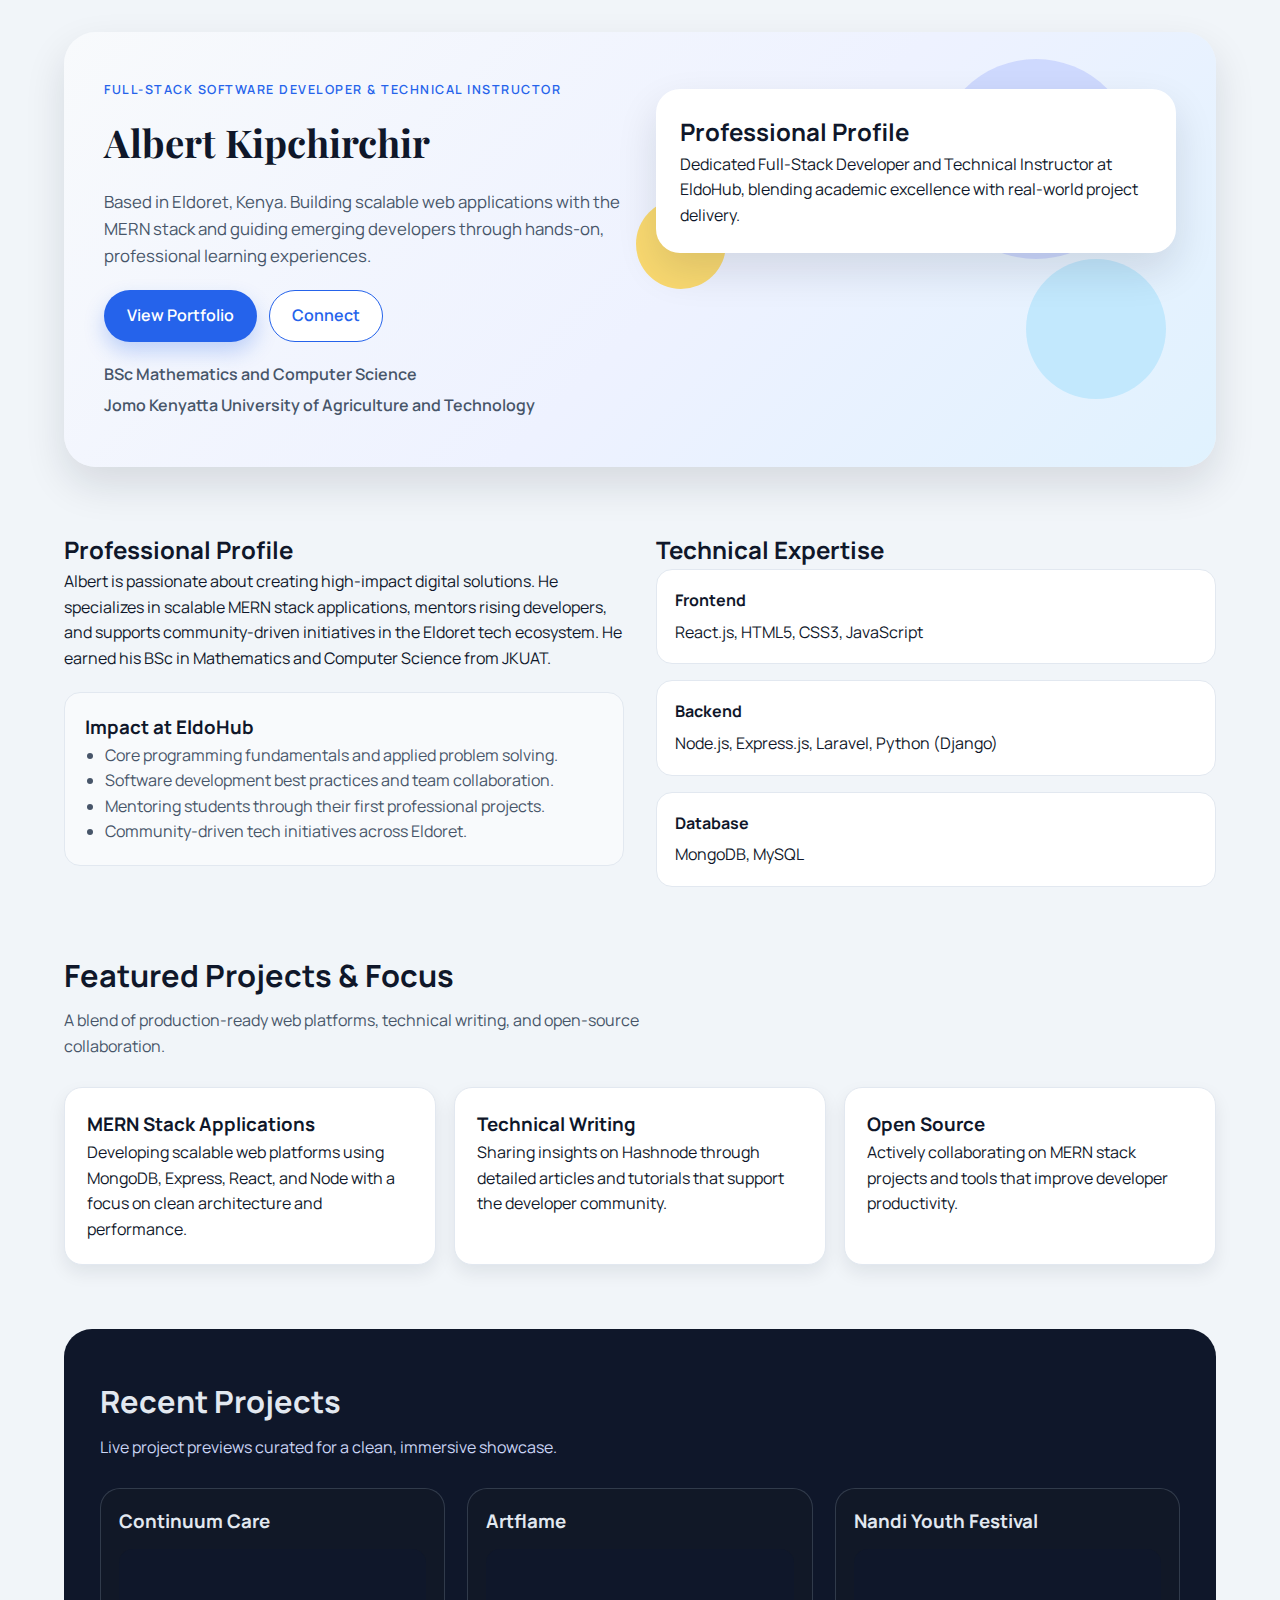
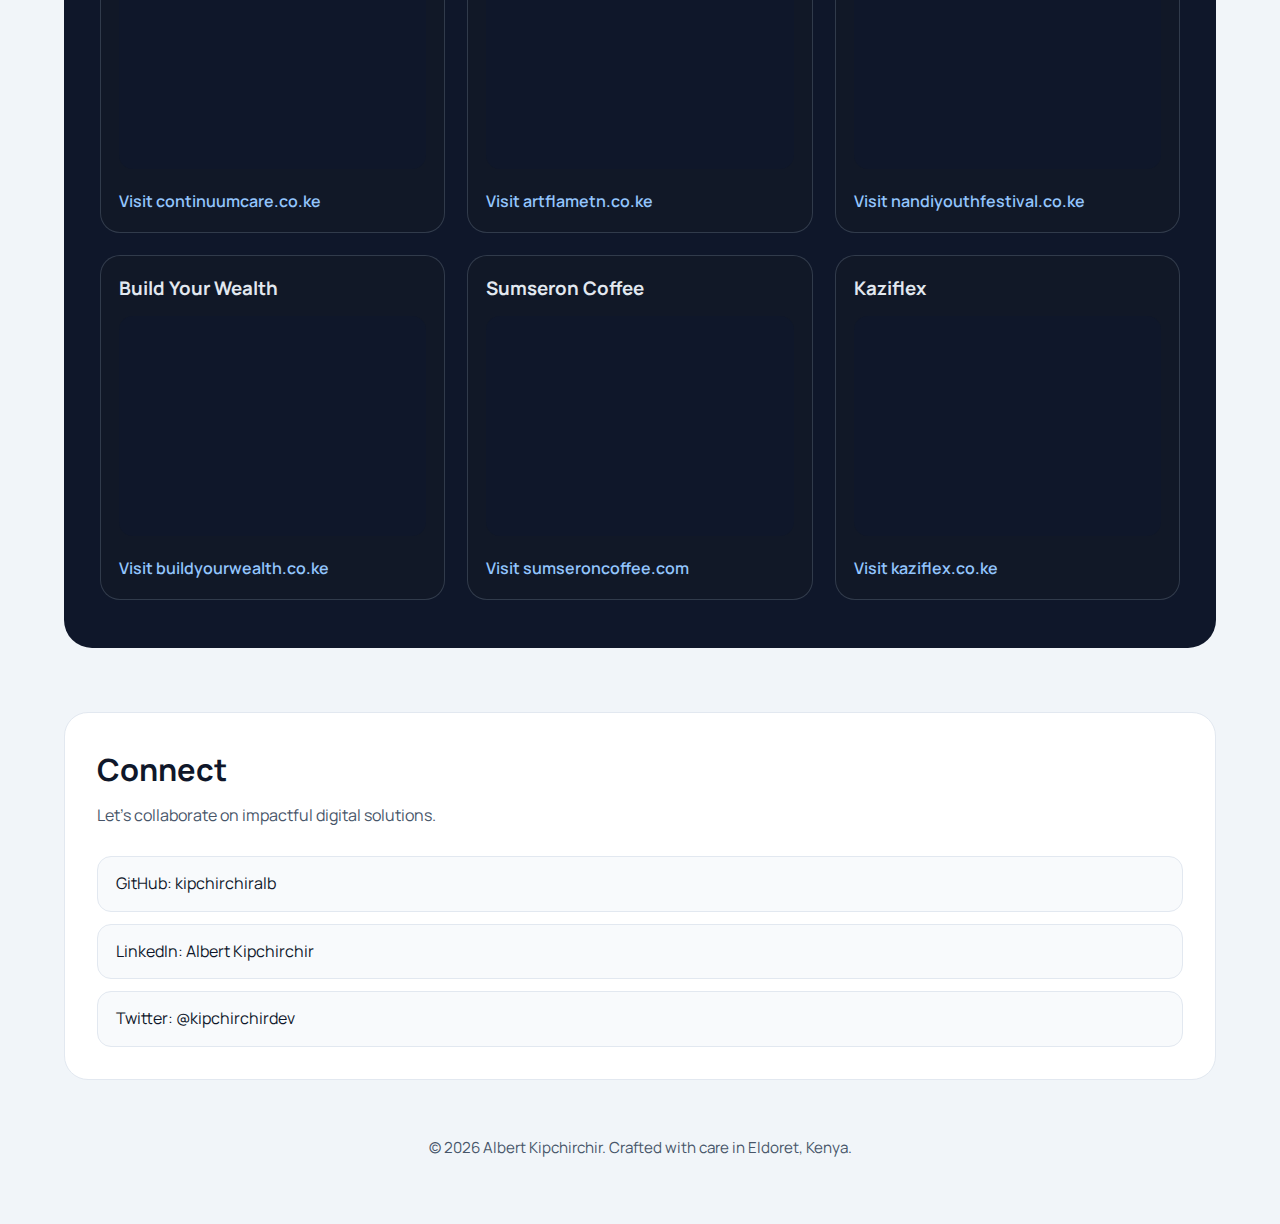
<file: index.html>
<!DOCTYPE html>
<html lang="en">
  <head>
    <meta charset="UTF-8" />
    <meta name="viewport" content="width=device-width, initial-scale=1.0" />
    <title>Albert Kipchirchir | Full-Stack Developer & Instructor</title>
    <meta
      name="description"
      content="Albert Kipchirchir is a Full-Stack Developer and Technical Instructor specializing in MERN stack applications, mentorship, and community-driven tech initiatives."
    />
    <link rel="preconnect" href="https://fonts.googleapis.com" />
    <link rel="preconnect" href="https://fonts.gstatic.com" crossorigin />
    <link
      href="https://fonts.googleapis.com/css2?family=Manrope:wght@300;400;600;700&family=Playfair+Display:wght@500;600&display=swap"
      rel="stylesheet"
    />
    <link rel="stylesheet" href="styles.css" />
  </head>
  <body>
    <div class="page">
      <header class="hero">
        <div class="hero__content">
          <p class="hero__tag">Full-Stack Software Developer & Technical Instructor</p>
          <h1>Albert Kipchirchir</h1>
          <p class="hero__subtitle">
            Based in Eldoret, Kenya. Building scalable web applications with the
            MERN stack and guiding emerging developers through hands-on,
            professional learning experiences.
          </p>
          <div class="hero__actions">
            <a class="btn btn--primary" href="#portfolio">View Portfolio</a>
            <a class="btn btn--ghost" href="#connect">Connect</a>
          </div>
          <div class="hero__meta">
            <span>BSc Mathematics and Computer Science</span>
            <span>Jomo Kenyatta University of Agriculture and Technology</span>
          </div>
        </div>
        <div class="hero__art">
          <div class="orb orb--one"></div>
          <div class="orb orb--two"></div>
          <div class="orb orb--three"></div>
          <div class="hero__card">
            <h2>Professional Profile</h2>
            <p>
              Dedicated Full-Stack Developer and Technical Instructor at EldoHub,
              blending academic excellence with real-world project delivery.
            </p>
          </div>
        </div>
      </header>

      <section class="section section--split" id="about">
        <div>
          <h2>Professional Profile</h2>
          <p>
            Albert is passionate about creating high-impact digital solutions.
            He specializes in scalable MERN stack applications, mentors rising
            developers, and supports community-driven initiatives in the Eldoret
            tech ecosystem. He earned his BSc in Mathematics and Computer
            Science from JKUAT.
          </p>
          <div class="highlight">
            <h3>Impact at EldoHub</h3>
            <ul>
              <li>Core programming fundamentals and applied problem solving.</li>
              <li>Software development best practices and team collaboration.</li>
              <li>Mentoring students through their first professional projects.</li>
              <li>Community-driven tech initiatives across Eldoret.</li>
            </ul>
          </div>
        </div>
        <div class="skills">
          <h2>Technical Expertise</h2>
          <div class="skills__grid">
            <div class="skill">
              <h4>Frontend</h4>
              <p>React.js, HTML5, CSS3, JavaScript</p>
            </div>
            <div class="skill">
              <h4>Backend</h4>
              <p>Node.js, Express.js, Laravel, Python (Django)</p>
            </div>
            <div class="skill">
              <h4>Database</h4>
              <p>MongoDB, MySQL</p>
            </div>
           
          </div>
        </div>
      </section>

      <section class="section" id="projects">
        <div class="section__title">
          <h2>Featured Projects & Focus</h2>
          <p>
            A blend of production-ready web platforms, technical writing, and
            open-source collaboration.
          </p>
        </div>
        <div class="cards">
          <article class="card">
            <h3>MERN Stack Applications</h3>
            <p>
              Developing scalable web platforms using MongoDB, Express, React,
              and Node with a focus on clean architecture and performance.
            </p>
          </article>
          <article class="card">
            <h3>Technical Writing</h3>
            <p>
              Sharing insights on Hashnode through detailed articles and
              tutorials that support the developer community.
            </p>
          </article>
          <article class="card">
            <h3>Open Source</h3>
            <p>
              Actively collaborating on MERN stack projects and tools that
              improve developer productivity.
            </p>
          </article>
        </div>
      </section>

      <section class="section section--portfolio" id="portfolio">
        <div class="section__title">
          <h2>Recent Projects </h2>
          <p>Live project previews curated for a clean, immersive showcase.</p>
        </div>
        <div class="iframe-grid">
          <div class="iframe-card">
            <h3>Continuum Care</h3>
            <iframe
              src="https://continuumcare.co.ke"
              title="Continuum Care website preview"
              loading="lazy"
            ></iframe>
            <a href="https://continuumcare.co.ke" target="_blank" rel="noreferrer">
              Visit continuumcare.co.ke
            </a>
          </div>
          <div class="iframe-card">
            <h3>Artflame</h3>
            <iframe
              src="https://artflametn.co.ke/"
              title="Artflame website preview"
              loading="lazy"
            ></iframe>
            <a href="https://artflametn.co.ke/" target="_blank" rel="noreferrer">
              Visit artflametn.co.ke
            </a>
          </div>
          <div class="iframe-card">
            <h3>Nandi Youth Festival</h3>
            <iframe
              src="https://nandiyouthfestival.co.ke"
              title="Nandi Youth Festival website preview"
              loading="lazy"
            ></iframe>
            <a
              href="https://nandiyouthfestival.co.ke"
              target="_blank"
              rel="noreferrer"
            >
              Visit nandiyouthfestival.co.ke
            </a>
          </div>
          <div class="iframe-card">
            <h3>Build Your Wealth</h3>
            <iframe
              src="https://buildyourwealth.co.ke"
              title="Build Your Wealth website preview"
              loading="lazy"
            ></iframe>
            <a href="https://buildyourwealth.co.ke" target="_blank" rel="noreferrer">
              Visit buildyourwealth.co.ke
            </a>
          </div>
          <div class="iframe-card">
            <h3>Sumseron Coffee</h3>
            <iframe
              src="https://sumseroncoffee.com"
              title="Sumseron Coffee website preview"
              loading="lazy"
            ></iframe>
            <a href="https://sumseroncoffee.com" target="_blank" rel="noreferrer">
              Visit sumseroncoffee.com
            </a>
          </div>
          <div class="iframe-card">
            <h3>Kaziflex</h3>
            <iframe
              src="https://kaziflex.co.ke"
              title="Kaziflex website preview"
              loading="lazy"
            ></iframe>
            <a href="https://kaziflex.co.ke" target="_blank" rel="noreferrer">
              Visit kaziflex.co.ke
            </a>
          </div>
        </div>
      </section>

      <section class="section section--connect" id="connect">
        <div class="section__title">
          <h2>Connect</h2>
          <p>Let’s collaborate on impactful digital solutions.</p>
        </div>
        <div class="connect">
          <a
            class="connect__link"
            href="https://github.com/kipchirchiralb"
            target="_blank"
            rel="noreferrer"
          >
            GitHub: kipchirchiralb
          </a>
          <a
            class="connect__link"
            href="https://www.linkedin.com/in/kipchirchiralb"
            target="_blank"
            rel="noreferrer"
          >
            LinkedIn: Albert Kipchirchir
          </a>
          <a
            class="connect__link"
            href="https://twitter.com/kipchirchirdev"
            target="_blank"
            rel="noreferrer"
          >
            Twitter: @kipchirchirdev
          </a>
        </div>
      </section>

      <footer class="footer">
        <p>© 2026 Albert Kipchirchir. Crafted with care in Eldoret, Kenya.</p>
      </footer>
    </div>
  </body>
</html>
</file>
<file: styles.css>
:root {
  color-scheme: light;
  --ink: #0f172a;
  --muted: #475569;
  --panel: #f8fafc;
  --panel-strong: #e2e8f0;
  --accent: #2563eb;
  --accent-soft: #dbeafe;
  --shadow: 0 18px 40px rgba(15, 23, 42, 0.12);
}

* {
  box-sizing: border-box;
  margin: 0;
  padding: 0;
}

body {
  font-family: "Manrope", "Segoe UI", sans-serif;
  color: var(--ink);
  background: #f1f5f9;
  line-height: 1.6;
}

a {
  color: inherit;
  text-decoration: none;
}

.page {
  max-width: 1200px;
  margin: 0 auto;
  padding: 32px 24px 64px;
}

.hero {
  display: grid;
  grid-template-columns: repeat(auto-fit, minmax(280px, 1fr));
  gap: 32px;
  align-items: center;
  background: linear-gradient(135deg, #f8fafc 0%, #eef2ff 55%, #e0f2fe 100%);
  border-radius: 32px;
  padding: 48px 40px;
  box-shadow: var(--shadow);
  overflow: hidden;
}

.hero__tag {
  font-weight: 600;
  color: var(--accent);
  text-transform: uppercase;
  letter-spacing: 1.5px;
  font-size: 0.78rem;
  margin-bottom: 12px;
}

.hero h1 {
  font-family: "Playfair Display", "Times New Roman", serif;
  font-size: clamp(2.3rem, 3vw, 3.6rem);
  margin-bottom: 16px;
}

.hero__subtitle {
  color: var(--muted);
  font-size: 1.05rem;
  margin-bottom: 20px;
}

.hero__actions {
  display: flex;
  gap: 12px;
  flex-wrap: wrap;
  margin-bottom: 20px;
}

.btn {
  display: inline-flex;
  align-items: center;
  justify-content: center;
  padding: 12px 22px;
  border-radius: 999px;
  border: 1px solid transparent;
  font-weight: 600;
  transition: transform 0.2s ease, box-shadow 0.2s ease;
}

.btn--primary {
  background: var(--accent);
  color: #fff;
  box-shadow: 0 10px 20px rgba(37, 99, 235, 0.25);
}

.btn--ghost {
  border-color: var(--accent);
  color: var(--accent);
  background: #fff;
}

.btn:hover {
  transform: translateY(-2px);
}

.hero__meta {
  display: flex;
  flex-direction: column;
  gap: 6px;
  color: var(--muted);
  font-weight: 600;
}

.hero__art {
  position: relative;
  min-height: 320px;
}

.orb {
  position: absolute;
  border-radius: 50%;
  filter: blur(0);
  opacity: 0.8;
}

.orb--one {
  width: 200px;
  height: 200px;
  background: #c7d2fe;
  top: -30px;
  right: 40px;
}

.orb--two {
  width: 140px;
  height: 140px;
  background: #bae6fd;
  bottom: 10px;
  right: 10px;
}

.orb--three {
  width: 90px;
  height: 90px;
  background: #fcd34d;
  bottom: 120px;
  left: -20px;
}

.hero__card {
  position: relative;
  background: #fff;
  padding: 24px;
  border-radius: 24px;
  box-shadow: var(--shadow);
  z-index: 1;
}

.section {
  margin-top: 64px;
}

.section__title {
  max-width: 640px;
  margin-bottom: 28px;
}

.section__title h2 {
  font-size: clamp(1.7rem, 2.4vw, 2.4rem);
  margin-bottom: 8px;
}

.section__title p {
  color: var(--muted);
}

.section--split {
  display: grid;
  grid-template-columns: repeat(auto-fit, minmax(280px, 1fr));
  gap: 32px;
}

.highlight {
  margin-top: 20px;
  padding: 20px;
  background: var(--panel);
  border-radius: 16px;
  border: 1px solid var(--panel-strong);
}

.highlight ul {
  list-style: disc;
  padding-left: 20px;
  color: var(--muted);
}

.skills__grid {
  display: grid;
  gap: 16px;
}

.skill {
  padding: 18px;
  border-radius: 16px;
  border: 1px solid var(--panel-strong);
  background: #fff;
}

.skill h4 {
  margin-bottom: 6px;
}

.cards {
  display: grid;
  gap: 18px;
  grid-template-columns: repeat(auto-fit, minmax(240px, 1fr));
}

.card {
  padding: 22px;
  background: #fff;
  border-radius: 18px;
  border: 1px solid var(--panel-strong);
  box-shadow: 0 8px 18px rgba(15, 23, 42, 0.08);
}

.section--portfolio {
  background: #0f172a;
  color: #e2e8f0;
  padding: 48px 36px;
  border-radius: 28px;
}

.section--portfolio .section__title p {
  color: #cbd5f5;
}

.iframe-grid {
  display: grid;
  gap: 22px;
  grid-template-columns: repeat(auto-fit, minmax(260px, 1fr));
}

.iframe-card {
  background: #111827;
  border-radius: 20px;
  padding: 18px;
  border: 1px solid rgba(148, 163, 184, 0.25);
}

.iframe-card h3 {
  margin-bottom: 12px;
}

.iframe-card iframe {
  width: 100%;
  height: 220px;
  border: none;
  border-radius: 14px;
  background: #0f172a;
}

.iframe-card a {
  display: inline-block;
  margin-top: 12px;
  color: #93c5fd;
  font-weight: 600;
}

.section--connect {
  background: #fff;
  border-radius: 24px;
  padding: 32px;
  border: 1px solid var(--panel-strong);
}

.connect {
  display: grid;
  gap: 12px;
  margin-top: 16px;
}

.connect__link {
  padding: 14px 18px;
  border-radius: 14px;
  background: var(--panel);
  border: 1px solid var(--panel-strong);
  transition: transform 0.2s ease, background 0.2s ease;
}

.connect__link:hover {
  transform: translateY(-2px);
  background: #e0f2fe;
}

.footer {
  margin-top: 56px;
  text-align: center;
  color: var(--muted);
  font-size: 0.95rem;
}

@media (max-width: 960px) {
  .page {
    padding: 28px 20px 56px;
  }

  .hero {
    padding: 36px 28px;
  }

  .hero__art {
    min-height: 260px;
  }

  .iframe-card iframe {
    height: 200px;
  }
}

@media (max-width: 720px) {
  .hero {
    padding: 32px 24px;
  }

  .section--portfolio {
    padding: 32px 20px;
  }

  .hero__actions {
    flex-direction: column;
    align-items: stretch;
  }

  .btn {
    width: 100%;
  }

  .hero__meta {
    gap: 4px;
  }

  .section {
    margin-top: 48px;
  }

  .iframe-card iframe {
    height: 180px;
  }
}

@media (max-width: 480px) {
  .page {
    padding: 24px 16px 48px;
  }

  .hero {
    padding: 28px 20px;
    border-radius: 24px;
  }

  .hero__card {
    padding: 18px;
    border-radius: 18px;
  }

  .section--portfolio {
    padding: 28px 16px;
    border-radius: 22px;
  }

  .iframe-card {
    padding: 14px;
  }

  .iframe-card iframe {
    height: 160px;
  }
}
</file>
